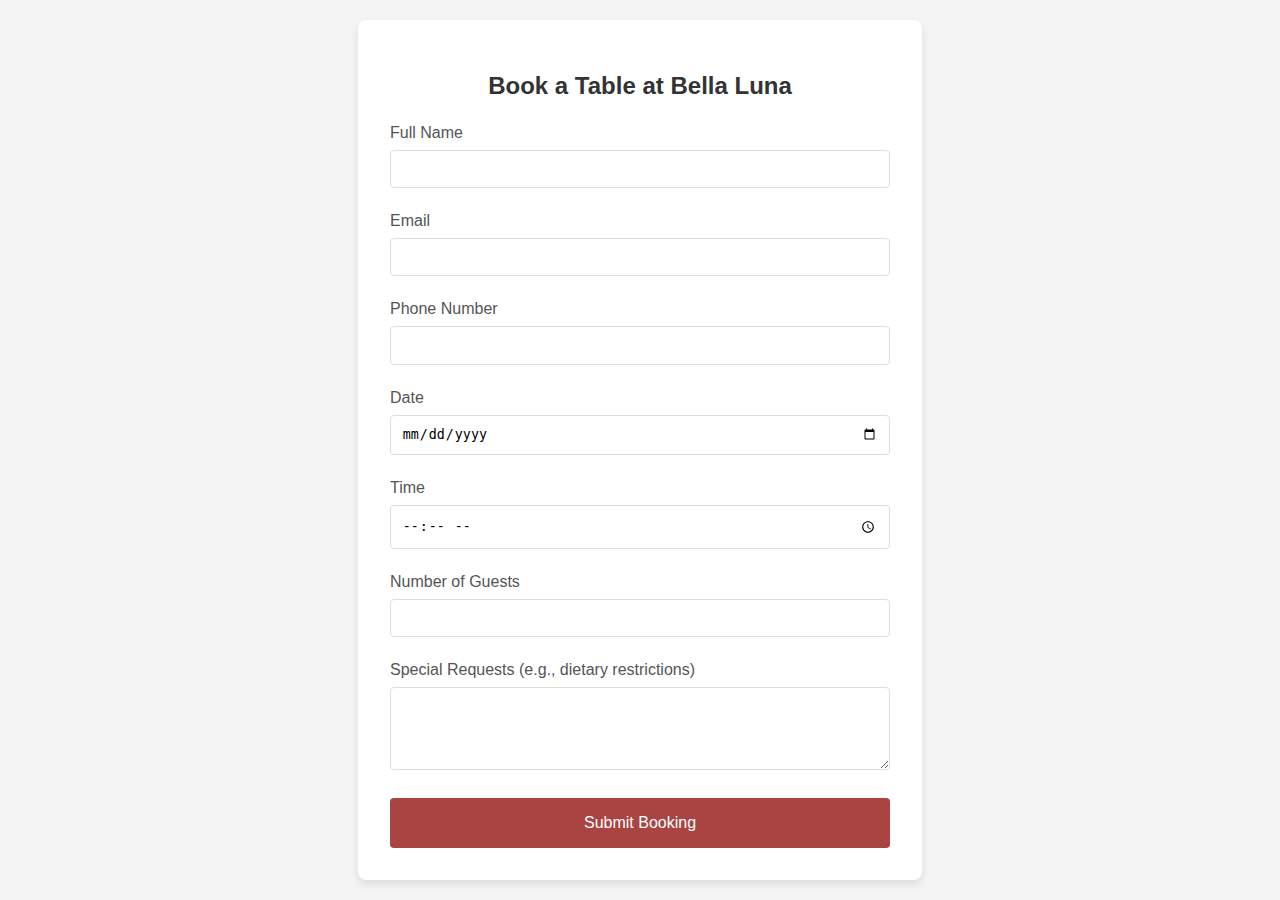
<file: book.html>
<!DOCTYPE html>
<html lang="en">
<head>
    <meta charset="UTF-8">
    <meta name="viewport" content="width=device-width, initial-scale=1.0">
    <title>Bella Luna - Booking</title>
    
    <link rel="stylesheet" href="css/book.css">

    <style>
        body {
            font-family: Arial, sans-serif;
            background-color: #f4f4f4;
            display: flex;
            justify-content: center;
            align-items: center;
            height: 100vh;
            margin: 0;
        }
        .form-container {
            background-color: #fff;
            padding: 2em;
            border-radius: 8px;
            box-shadow: 0 4px 8px rgba(0, 0, 0, 0.1);
            width: 100%;
            max-width: 500px;
        }
        .form-container h2 {
            text-align: center;
            color: #333;
            margin-bottom: 1em;
        }
        .form-group {
            margin-bottom: 1.5em;
        }
        .form-group label {
            display: block;
            margin-bottom: 0.5em;
            color: #555;
        }
        .form-group input,
        .form-group textarea {
            width: 100%;
            padding: 0.8em;
            border: 1px solid #ddd;
            border-radius: 4px;
            box-sizing: border-box;
        }
        .form-group input:focus,
        .form-group textarea:focus {
            border-color: #777;
            outline: none;
        }
        .form-container button {
            width: 100%;
            padding: 1em;
            background-color: #a94442;
            color: white;
            border: none;
            border-radius: 4px;
            font-size: 1em;
            cursor: pointer;
            transition: background-color 0.3s ease;
        }
        .form-container button:hover {
            background-color: #843534;
        }
        .success-message {
            text-align: center;
            color: #3c763d;
            margin-top: 1em;
            font-weight: bold;
        }
    </style>
</head>
<body>

<div class="form-container">
    <h2>Book a Table at Bella Luna</h2>
    <form id="bookingForm">
        <div class="form-group">
            <label for="name">Full Name</label>
            <input type="text" id="name" name="name" required>
        </div>
        <div class="form-group">
            <label for="email">Email</label>
            <input type="email" id="email" name="email" required>
        </div>
        <div class="form-group">
            <label for="phone">Phone Number</label>
            <input type="tel" id="phone" name="phone" required>
        </div>
        <div class="form-group">
            <label for="date">Date</label>
            <input type="date" id="date" name="date" required>
        </div>
        <div class="form-group">
            <label for="time">Time</label>
            <input type="time" id="time" name="time" required>
        </div>
        <div class="form-group">
            <label for="guests">Number of Guests</label>
            <input type="number" id="guests" name="guests" min="1" required>
        </div>
        <div class="form-group">
            <label for="message">Special Requests (e.g., dietary restrictions)</label>
            <textarea id="message" name="message" rows="4"></textarea>
        </div>
        <button type="submit">Submit Booking</button>
    </form>
    <div id="successMessage" class="success-message" style="display:none;">
        <h3>WE RECIEVED YOUR BOOK REQUEST!</h3>
        <p>Thank you for booking with us! We will reply as soon as possible.
            <br>
            <br>
           <a href="index.html" class= "home-button" button type="submit">Home</button></a>
        </p>
    </div>
</div>

<script>
    document.getElementById('bookingForm').addEventListener('submit', function(event) {
        event.preventDefault();
        
        document.getElementById('bookingForm').style.display = 'none'; // Hide the form
        document.getElementById('successMessage').style.display = 'block'; // Show the success message
    });
</script>

</body>
</html>
</file>
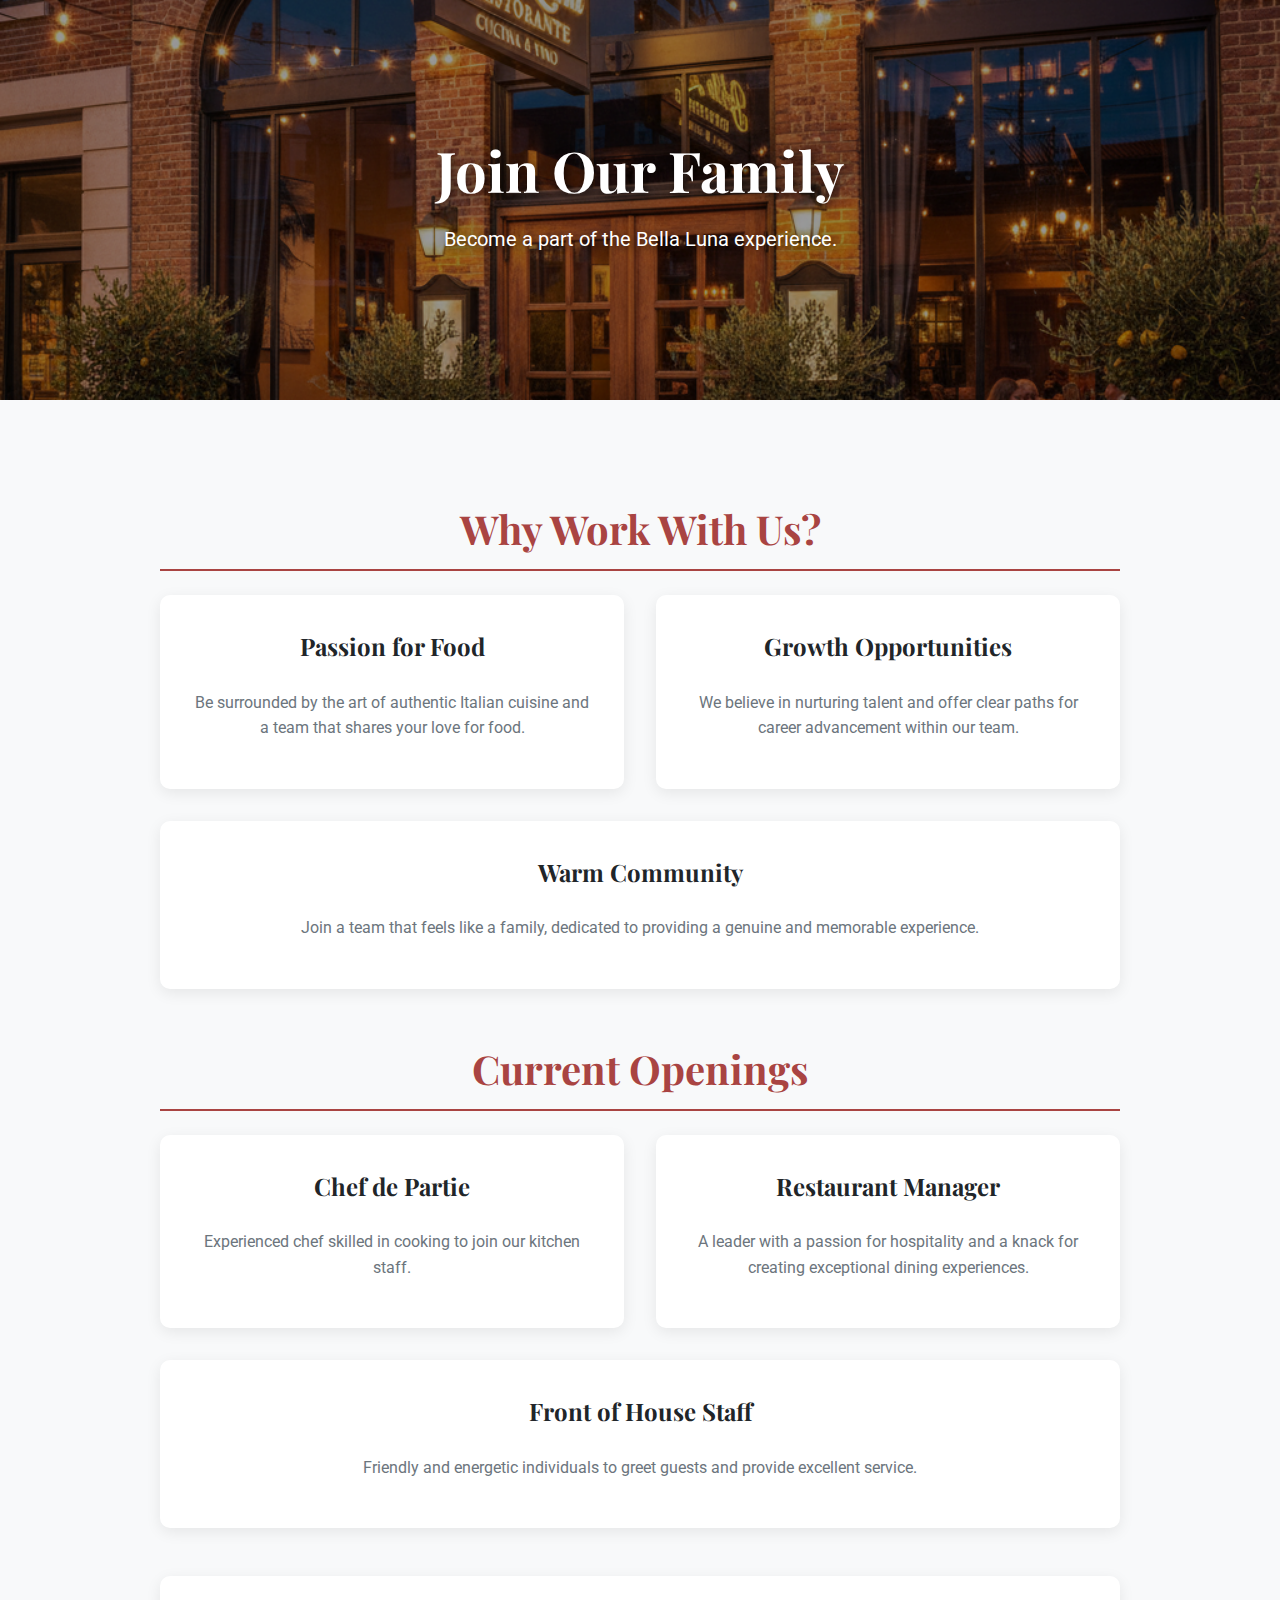
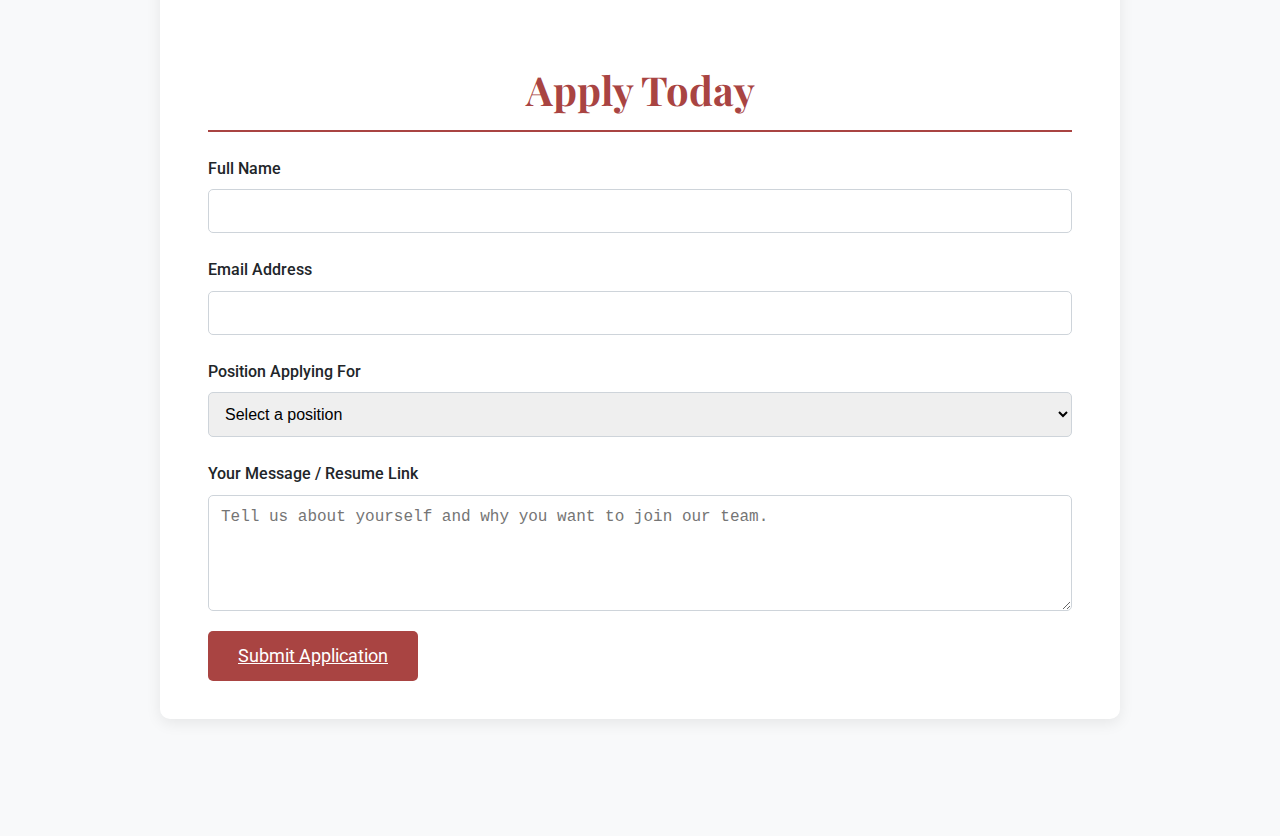
<file: joinus.html>
<!DOCTYPE html>
<html lang="en">
<head>
    <meta charset="UTF-8">
    <meta name="viewport" content="width=device-width, initial-scale=1.0">
    <title>Join Our Team | Bella Luna</title>
    <style>
        @import url('https://fonts.googleapis.com/css2?family=Playfair+Display:wght@700&family=Roboto:wght@400;500&display=swap');

        :root {
            --primary-color: #A94442; /* Bella Luna's signature red */
            --secondary-color: #6c757d;
            --background-light: #f8f9fa;
            --text-dark: #212529;
            --text-light: #ffffff;
            --card-bg: #fff;
            --shadow-light: 0 4px 15px rgba(0, 0, 0, 0.08);
        }

        body {
            font-family: 'Roboto', sans-serif;
            background-color: var(--background-light);
            color: var(--text-dark);
            line-height: 1.6;
            margin: 0;
            padding: 0;
        }

        .header {
            background-image: url("images/bella.jpg");
            background-size: cover;
            background-position: center;
            height: 400px;
            display: flex;
            justify-content: center;
            align-items: center;
            color: var(--text-light);
            text-shadow: 2px 2px 8px rgba(0, 0, 0, 0.6);
            position: relative;
        }
        .header::before {
            content: '';
            position: absolute;
            top: 0;
            left: 0;
            width: 100%;
            height: 100%;
            background: rgba(0, 0, 0, 0.4);
        }

        .header-content {
            position: relative;
            z-index: 2;
            text-align: center;
        }
        .header-content h1 {
            font-family: 'Playfair Display', serif;
            font-size: 3.5rem;
            margin: 0;
        }
        .header-content p {
            font-size: 1.25rem;
            margin-top: 0.5rem;
        }

        .main-content {
            padding: 4rem 1rem;
            max-width: 960px;
            margin: auto;
        }

        .section {
            margin-bottom: 3rem;
        }

        h2 {
            font-family: 'Playfair Display', serif;
            font-size: 2.5rem;
            color: var(--primary-color);
            border-bottom: 2px solid var(--primary-color);
            padding-bottom: 0.5rem;
            margin-bottom: 1.5rem;
            text-align: center;
        }

        .card-container {
            display: flex;
            justify-content: center;
            flex-wrap: wrap;
            gap: 2rem;
        }

        .card {
            background-color: var(--card-bg);
            border-radius: 10px;
            box-shadow: var(--shadow-light);
            padding: 2rem;
            flex: 1 1 300px;
            transition: transform 0.3s ease, box-shadow 0.3s ease;
            text-align: center;
        }
        .card:hover {
            transform: translateY(-10px);
            box-shadow: 0 8px 25px rgba(0, 0, 0, 0.15);
        }

        .card h3 {
            font-family: 'Playfair Display', serif;
            color: var(--text-dark);
            font-size: 1.5rem;
            margin-top: 0;
        }
        .card p {
            font-size: 1rem;
            color: var(--secondary-color);
        }

        .form-section {
            background-color: var(--card-bg);
            padding: 3rem;
            border-radius: 10px;
            box-shadow: var(--shadow-light);
        }

        .form-group {
            margin-bottom: 1.5rem;
        }

        label {
            display: block;
            margin-bottom: 0.5rem;
            font-weight: 500;
        }

        input, textarea, select {
            width: 100%;
            padding: 12px;
            border: 1px solid #ced4da;
            border-radius: 5px;
            box-sizing: border-box;
            font-size: 1rem;
        }
        input:focus, textarea:focus, select:focus {
            border-color: var(--primary-color);
            outline: none;
            box-shadow: 0 0 0 3px rgba(169, 68, 66, 0.2);
        }

        .btn-submit {
            background-color: var(--primary-color);
            color: var(--text-light);
            padding: 15px 30px;
            border: none;
            border-radius: 5px;
            font-size: 1.1rem;
            cursor: pointer;
            transition: background-color 0.3s ease, transform 0.2s ease;
        }
        .btn-submit:hover {
            background-color: #923a38;
            transform: translateY(-2px);
        }
    </style>
</head>
<body>

    <header class="header">
        <div class="header-content">
            <h1>Join Our Family</h1>
            <p>Become a part of the Bella Luna experience.</p>
        </div>
    </header>

    <main class="main-content">
        <section class="section">
            <h2>Why Work With Us?</h2>
            <div class="card-container">
                <div class="card">
                    <h3>Passion for Food</h3>
                    <p>Be surrounded by the art of authentic Italian cuisine and a team that shares your love for food.</p>
                </div>
                <div class="card">
                    <h3>Growth Opportunities</h3>
                    <p>We believe in nurturing talent and offer clear paths for career advancement within our team.</p>
                </div>
                <div class="card">
                    <h3>Warm Community</h3>
                    <p>Join a team that feels like a family, dedicated to providing a genuine and memorable experience.</p>
                </div>
            </div>
        </section>

        <section class="section">
            <h2>Current Openings</h2>
            <div class="card-container">
                <div class="card">
                    <h3>Chef de Partie</h3>
                    <p>Experienced chef skilled in cooking to join our kitchen staff.</p>
                </div>
                <div class="card">
                    <h3>Restaurant Manager</h3>
                    <p>A leader with a passion for hospitality and a knack for creating exceptional dining experiences.</p>
                </div>
                <div class="card">
                    <h3>Front of House Staff</h3>
                    <p>Friendly and energetic individuals to greet guests and provide excellent service.</p>
                </div>
            </div>
        </section>

        <section class="section form-section">
            <h2>Apply Today</h2>
            <form action="#" method="POST">
                <div class="form-group">
                    <label for="fullName">Full Name</label>
                    <input type="text" id="fullName" name="fullName" required>
                </div>
                <div class="form-group">
                    <label for="email">Email Address</label>
                    <input type="email" id="email" name="email" required>
                </div>
                <div class="form-group">
                    <label for="position">Position Applying For</label>
                    <select id="position" name="position" required>
                        <option value="">Select a position</option>
                        <option value="Chef de Partie">Chef de Partie</option>
                        <option value="Restaurant Manager">Restaurant Manager</option>
                        <option value="Front of House Staff">Front of House Staff</option>
                        <option value="Other">Other</option>
                    </select>
                </div>
                <div class="form-group">
                    <label for="message">Your Message / Resume Link</label>
                    <textarea id="message" name="message" rows="5" placeholder="Tell us about yourself and why you want to join our team."></textarea>
                </div>
                <a href="applicant.html" type="submit" class="btn-submit">Submit Application</button></a>
            </form>
        </section>
    </main>

</body>
</html>
</file>
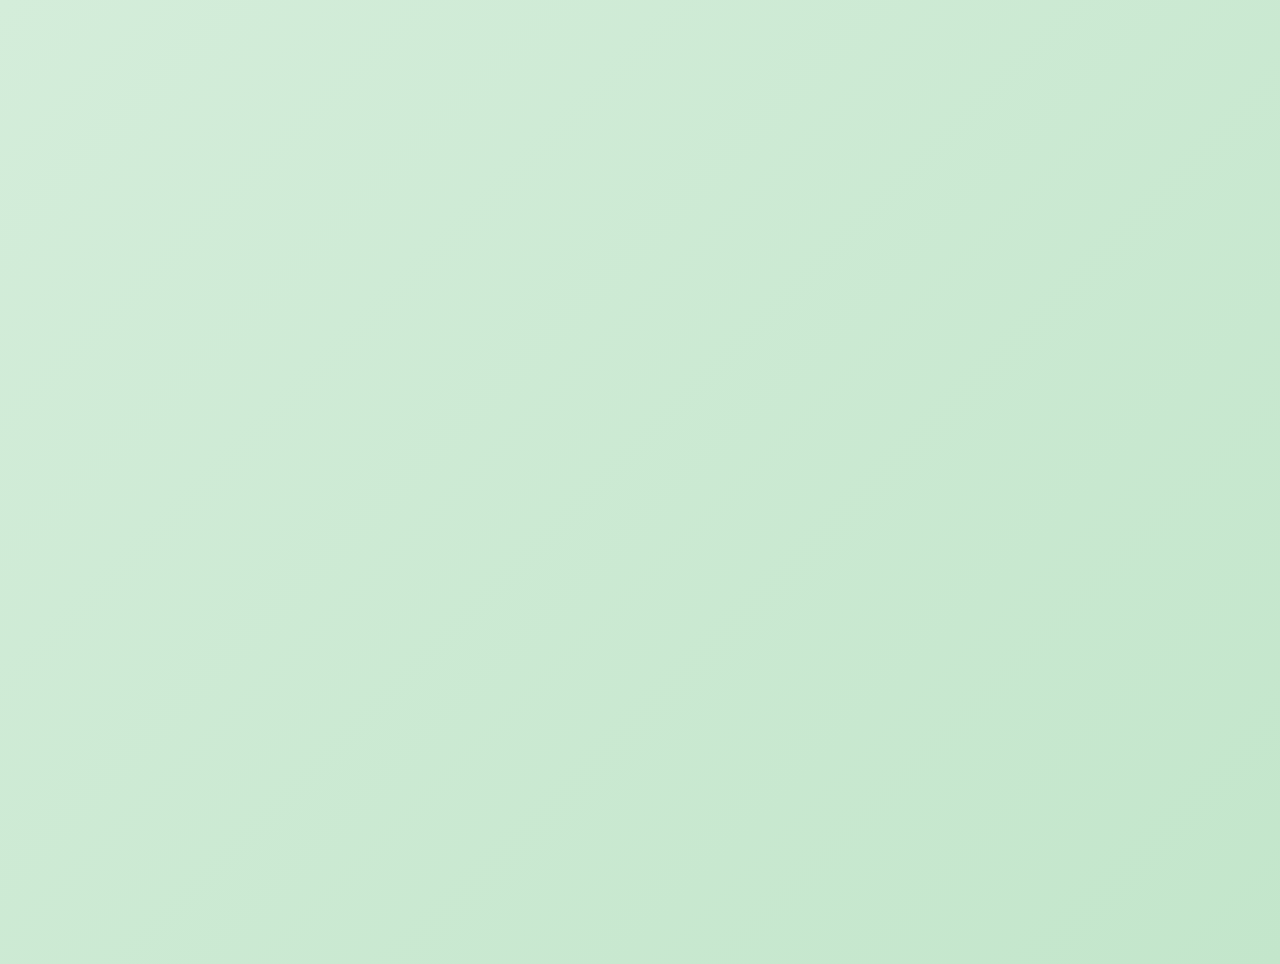
<file: thankyou.html>
<!DOCTYPE html>
<html lang="en">
<head>
    <meta charset="UTF-8">
    <meta name="viewport" content="width=device-width, initial-scale=1.0">
    <title>Message Received</title>
    <link rel="stylesheet" href="css/book.css">
    <style>
        @import url('https://fonts.googleapis.com/css2?family=Montserrat:wght@400;600;700&display=swap');

        :root {
            --primary-color: #28a745; /* A vibrant success green */
            --secondary-color: #218838; /* A slightly darker green */
            --gradient-start: #d4edda; /* Light green for background */
            --gradient-end: #c3e6cb;   /* Another light green for background */
            --text-dark: #2c3e50;
            --text-muted: #7f8c8d;
            --shadow-subtle: 0 6px 20px rgba(0, 0, 0, 0.08);
            --shadow-strong: 0 12px 40px rgba(0, 0, 0, 0.15);
        }

        body {
            font-family: 'Montserrat', sans-serif;
            background: linear-gradient(135deg, var(--gradient-start) 0%, var(--gradient-end) 100%);
            color: var(--text-dark);
            display: flex;
            justify-content: center;
            align-items: center;
            min-height: 100vh;
            margin: 0;
            padding: 2rem;
            text-align: center;
            overflow: hidden;
            animation: backgroundShift 15s ease infinite alternate; /* Dynamic background */
        }

        .container {
            background-color: #ffffff;
            padding: 3.5rem;
            border-radius: 15px;
            box-shadow: var(--shadow-subtle);
            max-width: 550px;
            width: 100%;
            opacity: 0;
            transform: translateY(30px);
            animation: fadeInScale 0.8s cubic-bezier(0.23, 1, 0.32, 1) forwards; /* More lively entrance */
            position: relative;
            overflow: hidden; /* For confetti-like particles */
        }

        .container::before { /* Subtle background shimmer */
            content: '';
            position: absolute;
            top: 0;
            left: 0;
            width: 100%;
            height: 100%;
            background: radial-gradient(circle at top left, rgba(255,255,255,0.1) 0%, rgba(255,255,255,0) 70%);
            opacity: 0;
            transition: opacity 0.5s ease;
        }
        .container:hover::before {
            opacity: 1;
        }
        .container:hover {
            box-shadow: var(--shadow-strong);
            transform: translateY(-8px);
            transition: all 0.4s ease-in-out;
        }

        .icon-wrapper {
            margin-bottom: 2rem;
            position: relative;
            display: inline-block;
        }

        .icon-success {
            color: var(--primary-color);
            background-color: #e6ffe6; /* Light background for icon */
            border-radius: 50%;
            padding: 15px;
            display: inline-flex; /* To center SVG */
            align-items: center;
            justify-content: center;
            box-shadow: 0 0 0 5px rgba(40, 167, 69, 0.2); /* Outer glow */
            animation: bounceIn 0.8s cubic-bezier(0.175, 0.885, 0.32, 1.275) forwards; /* Bouncy entrance */
            animation-delay: 0.3s;
            opacity: 0;
        }
        .icon-success svg {
            width: 80px;
            height: 80px;
            fill: currentColor;
            animation: pulse 2s ease infinite; /* Pulsing effect */
        }

        h2 {
            font-size: 3rem;
            font-weight: 700;
            margin-bottom: 0.75rem;
            color: var(--text-dark);
            letter-spacing: -0.05em;
            opacity: 0;
            transform: translateY(20px);
            animation: fadeIn 0.6s ease forwards;
            animation-delay: 0.8s;
        }
        p {
            font-size: 1.25rem;
            line-height: 1.7;
            color: var(--text-muted);
            font-weight: 400;
            opacity: 0;
            transform: translateY(20px);
            animation: fadeIn 0.6s ease forwards;
            animation-delay: 1s;
        }

        /* Confetti-like particles (simple dots) */
        .particle {
            position: absolute;
            background-color: var(--primary-color);
            border-radius: 50%;
            opacity: 0;
            animation: floatAndFade 3s ease-out forwards;
            pointer-events: none;
        }
        .particle:nth-child(1) { width: 8px; height: 8px; top: 10%; left: 10%; animation-delay: 0.2s; }
        .particle:nth-child(2) { width: 6px; height: 6px; top: 20%; left: 80%; animation-delay: 0.4s; background-color: #ffcc00; }
        .particle:nth-child(3) { width: 10px; height: 10px; top: 70%; left: 5%; animation-delay: 0.6s; background-color: #ff6f61; }
        .particle:nth-child(4) { width: 7px; height: 7px; top: 85%; left: 90%; animation-delay: 0.8s; background-color: #00b0ff; }
        .particle:nth-child(5) { width: 9px; height: 9px; top: 50%; left: 30%; animation-delay: 1s; }


        /* Keyframe Animations */
        @keyframes backgroundShift {
            0% { background-position: 0% 50%; }
            100% { background-position: 100% 50%; }
        }

        @keyframes fadeInScale {
            0% { opacity: 0; transform: translateY(30px) scale(0.95); }
            100% { opacity: 1; transform: translateY(0) scale(1); }
        }

        @keyframes bounceIn {
            0% { opacity: 0; transform: scale(0.3); }
            50% { opacity: 1; transform: scale(1.1); }
            70% { transform: scale(0.9); }
            100% { transform: scale(1); }
        }

        @keyframes pulse {
            0% { transform: scale(1); box-shadow: 0 0 0 0 rgba(40, 167, 69, 0.4); }
            70% { transform: scale(1.05); box-shadow: 0 0 0 15px rgba(40, 167, 69, 0); }
            100% { transform: scale(1); box-shadow: 0 0 0 0 rgba(40, 167, 69, 0); }
        }

        @keyframes fadeIn {
            to {
                opacity: 1;
                transform: translateY(0);
            }
        }

        @keyframes floatAndFade {
            0% { transform: translateY(0) translateX(0) scale(1); opacity: 0; }
            20% { opacity: 1; }
            100% { transform: translateY(-150px) translateX(50px) scale(0.5); opacity: 0; }
        }
    </style>
     <link rel="stylesheet" href="css/book.css">
</head>
<body>

    <div class="container">
        <div class="particle"></div>
        <div class="particle"></div>
        <div class="particle"></div>
        <div class="particle"></div>
        <div class="particle"></div>

        <div class="icon-wrapper">
            <div class="icon-success">
                <svg xmlns="http://www.w3.org/2000/svg" viewBox="0 0 512 512">
                    <path d="M256 512A256 256 0 1 0 256 0a256 256 0 1 0 0 512zM369 209L225 353c-9.4 9.4-24.6 9.4-33.9 0L143 283.9c-9.4-9.4-9.4-24.6 0-33.9s24.6-9.4 33.9 0l47 47L335 175c9.4-9.4 24.6-9.4 33.9 0s9.4 24.6 0 33.9z"/>
                </svg>
            </div>
        </div>
        <h2>Message Submitted!</h2>
        <p>
            Your message has been successfully sent. Our team is reviewing it and will get back to you shortly. Thank you for reaching out!
          <br>
          <br>
            <a href="index.html" class= "thankyou" button type="submit">Home</button></a>
        </p>
        
    </div>
 
</body>
</html>
</file>
<file: css/book.css>
.formsubmitted {
    display: inline-block;
    padding: 10px 20px;
    background-color: #a94442;
    color: white;
    text-align: center;
    text-decoration: none;
    border-radius: 5px;
}

.thankyou {
  background-color: #4CAF50; /* A vibrant green */
  color: #fff;
  padding: 15px 30px;
  border: none;
  border-radius: 30px; /* Pill shape */
  font-size: 18px;
  font-weight: bold;
  cursor: pointer;
  box-shadow: 0 5px 15px rgba(0, 0, 0, 0.2);
  transition: transform 0.2s, box-shadow 0.2s;
}

.thankyou:hover {
  box-shadow: 0 8px 20px rgba(0, 0, 0, 0.3);
  transform: translateY(-3px);
}

.thankyou:active {
  transform: translateY(1px); /* Press effect */
  box-shadow: 0 2px 5px rgba(0, 0, 0, 0.2);
}

.home-button {
  display: inline-block; /* Makes the link behave like a block element */
  background-color: #3498db; /* A friendly blue */
  color: white;
  padding: 12px 24px;
  text-decoration: none; /* Removes the default underline */
  border-radius: 8px;
  font-family: sans-serif;
  font-weight: bold;
  font-size: 16px;
  transition: background-color 0.3s ease, transform 0.2s ease;
  box-shadow: 0 4px 6px rgba(0, 0, 0, 0.1);
}

.home-button:hover {
  background-color: #2980b9; /* A slightly darker blue on hover */
  transform: translateY(-2px); /* Lifts the button slightly */
  box-shadow: 0 6px 10px rgba(0, 0, 0, 0.15);
}
</file>
